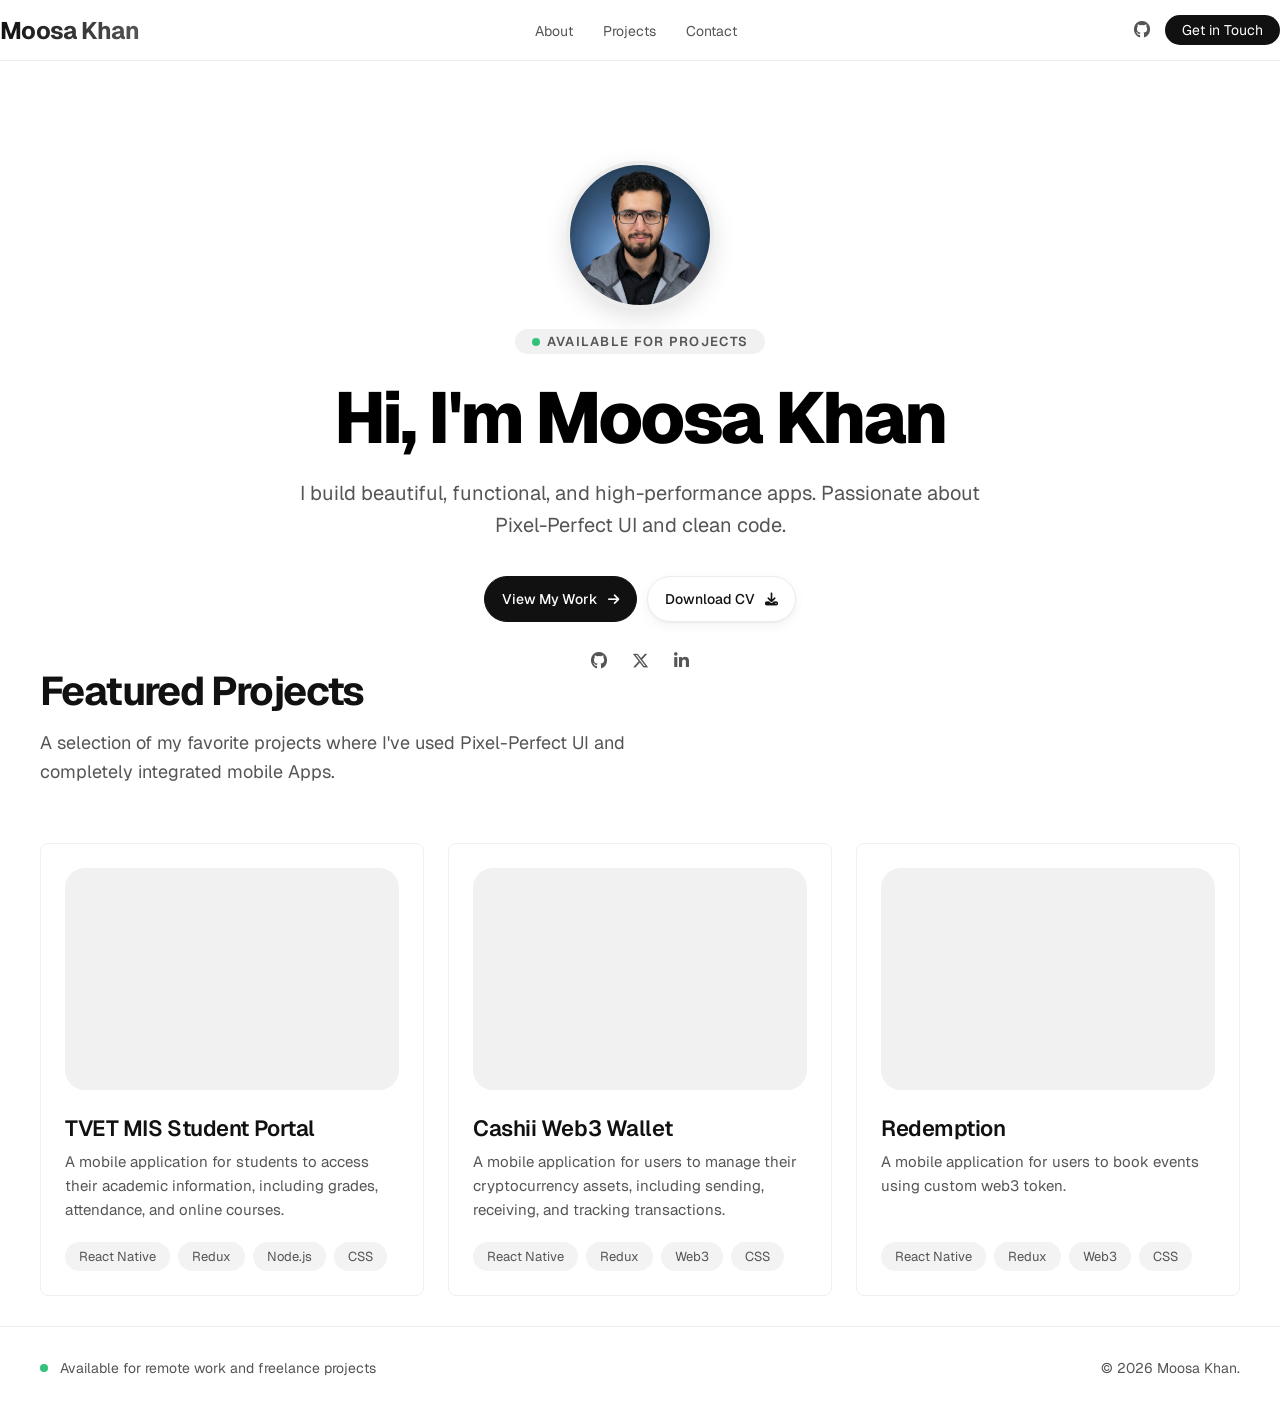
<file: index.html>
<!doctype html>
<html lang="en">
  <head>
    <meta charset="UTF-8" />
    <meta name="viewport" content="width=device-width, initial-scale=1.0" />
    <title>Moosa Khan</title>
    <link rel="preconnect" href="https://fonts.googleapis.com" />
    <link rel="preconnect" href="https://fonts.gstatic.com" crossorigin />
    <link
      href="https://fonts.googleapis.com/css2?family=Geist:wght@400;500;600;700;800&display=swap"
      rel="stylesheet"
    />
    <link
      rel="stylesheet"
      href="https://cdnjs.cloudflare.com/ajax/libs/font-awesome/6.7.2/css/all.min.css"
    />

    <link rel="stylesheet" href="/css/style.css" />
    <link rel="stylesheet" href="/css/navbar.css" />
    <link rel="stylesheet" href="/css/featured.css" />
  </head>
  <body>
    <header class="Portfolio">
      <div class="header-content">
        <a href="#" class="logo">Moosa Khan</a>

        <nav class="nav-inner">
          <ul>
            <li><a href="#about">About</a></li>
            <li><a href="#projects">Projects</a></li>
            <li><a href="#contact">Contact</a></li>
          </ul>
        </nav>
        <div class="socials-container">
          <a href="https://github.com/" target="_blank">
            <i class="fa-brands fa-github" style="color: #555555;"></i>
          </a>
          <div class="btn-container">
            <a href="contact.html" class="btn-primary">Get in Touch</a>
          </div>
        </div>
      </div>
    </header>
    <section class="hero">
    <div class="image-container">
      <img
        class="profile-image"
        src="/assets/images/MOOSA-IMG-PROF.jpg"
        alt="Profile Image"
      />
    </div>
    <span class="status-pill">
        <span class="status-dot"></span>
        AVAILABLE FOR PROJECTS
      </span>
        <h1 class="hero-title">Hi, I'm Moosa Khan</h1>
  <p class="hero-tagline">I build beautiful, functional, and high-performance apps. Passionate about Pixel-Perfect UI and clean code.</p>
    </section>
    <section class="buttons-container">
        <div class="btn-container">
          <a href="#projects" id="view-work-btn" class="btn btn-view">
    View My Work
    <i class="fa-solid fa-arrow-right" id="forward-icon"></i>
  </a>

  <a href="assets/cv/moosa-khan-cv.pdf" id="download-cv-btn" class="btn btn-contact" download>
    Download CV
    <i class="fa-solid fa-download" id="download-icon"></i>
  </a>     
    </div>
        
    </section>
    <div class="social-icons">
        <i class="fa-brands fa-github" style="color: #555555;"></i>
            <i class="fa-brands fa-x-twitter" style="color: #555555;"></i>
            <i class="fa-brands fa-linkedin-in" style="color: #555555;"></i>
        </div>
    </div>
    <section class="featured-projects" id="projects">
  <div class="container">
    <h2 class="section-title">Featured Projects</h2>
    <p class="section-subtitle">
      A selection of my favorite projects where I've used Pixel-Perfect UI and completely integrated mobile Apps.
    </p>

    <div class="projects-grid">
      <article class="project-card">
        <div class="project-card__image">
          <!-- <img src="assets/images/projects/nexus.png" alt="Nexus Analytics dashboard" /> -->
        </div>
        <h3 class="project-card__title">TVET MIS Student Portal</h3>
        <p class="project-card__desc">
            A mobile application for students to access their academic information, including grades, attendance, and online courses.
        </p>
        <ul class="tags">
          <li>React Native</li>
          <li>Redux</li>
          <li>Node.js</li>
          <li>CSS</li>
        </ul>
      </article>
       <article class="project-card">
        <div class="project-card__image">
          <!-- <img src="assets/images/projects/nexus.png" alt="Nexus Analytics dashboard" /> -->
        </div>
        <h3 class="project-card__title">Cashii Web3 Wallet</h3>
        <p class="project-card__desc">
            A mobile application for users to manage their cryptocurrency assets, including sending, receiving, and tracking transactions.
        </p>
        <ul class="tags">
          <li>React Native</li>
          <li>Redux</li>
          <li>Web3</li>
          <li>CSS</li>
        </ul>
      </article>
      <article class="project-card">
        <div class="project-card__image">
          <!-- <img src="assets/images/projects/nexus.png" alt="Nexus Analytics dashboard" /> -->
        </div>
        <h3 class="project-card__title">Redemption</h3>
        <p class="project-card__desc">
            A mobile application for users to book events using custom web3 token.
        </p>
        <ul class="tags">
          <li>React Native</li>
          <li>Redux</li>
          <li>Web3</li>
          <li>CSS</li>
        </ul>
      </article>
    </div>
  </div>
</section>
<footer class="footer">
  <div class="container footer__inner">
    <span class="footer__status">
      <span class="status-dot"></span>
      Available for remote work and freelance projects
    </span>
    <span class="footer__copy">© 2026 Moosa Khan.</span>
  </div>
</footer>
  </body>
</html>
</file>
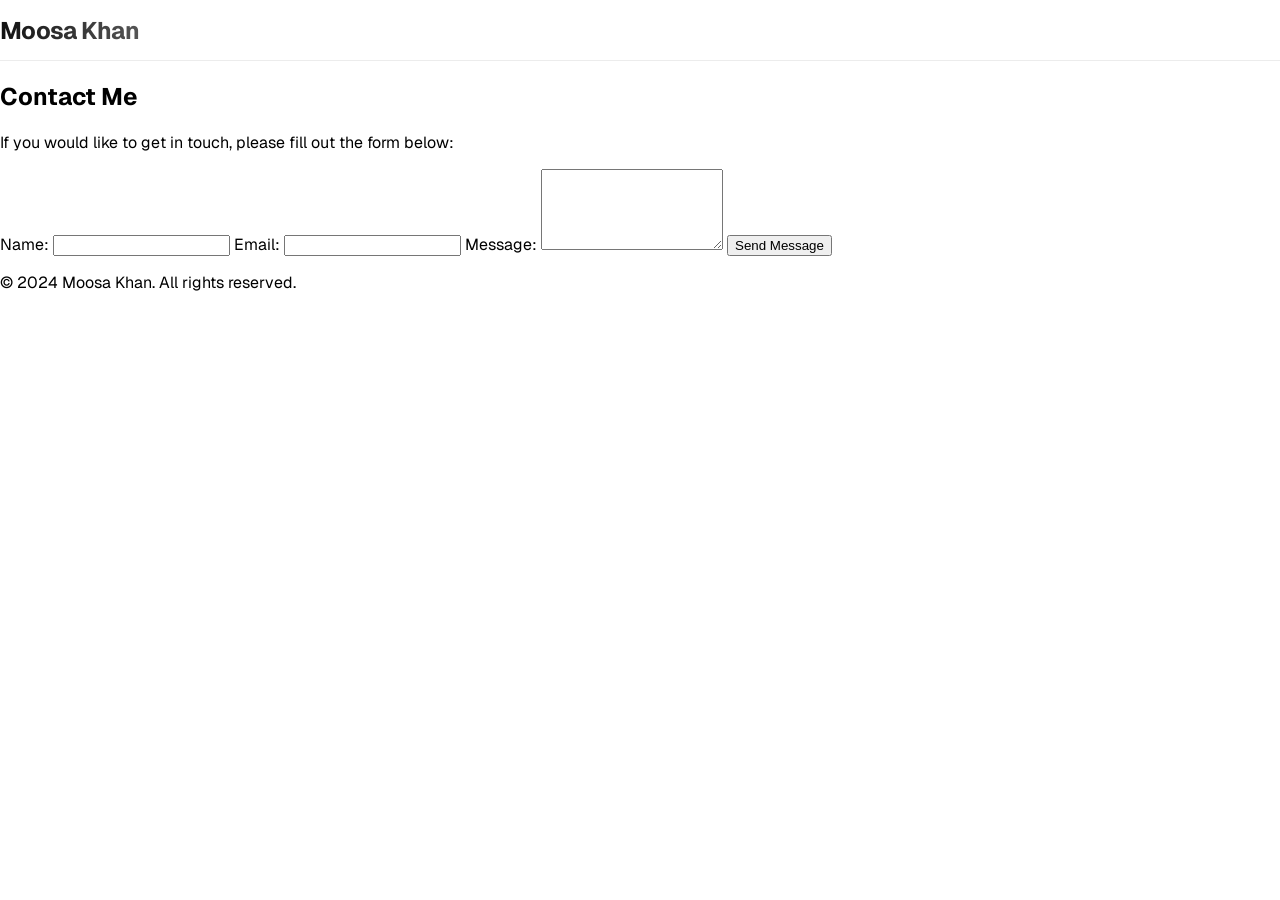
<file: contact.html>
<!doctype html>
<html lang="en">
  <head>
    <meta charset="UTF-8" />
    <meta name="viewport" content="width=, initial-scale=1.0" />
    <title>Contact</title>
    <link rel="preconnect" href="https://fonts.googleapis.com" />
    <link rel="preconnect" href="https://fonts.gstatic.com" crossorigin />
    <link
      href="https://fonts.googleapis.com/css2?family=Geist:wght@400;500;600;700;800&display=swap"
      rel="stylesheet"
    />
    <link rel="stylesheet" href="/css/style.css" />
    <link rel="stylesheet" href="/css/navbar.css" />
  </head>
  <body>
    <header class="Portfolio">
      <div class="header-content">
        <a href="index.html" class="logo">Moosa Khan</a>
      </div>
    </header>

    <main>
      <section id="contact">
        <h1>Contact Me</h1>
        <p>
          If you would like to get in touch, please fill out the form below:
        </p>
        <form action="#" method="post">
          <label for="name">Name:</label>
          <input type="text" id="name" name="name" required />

          <label for="email">Email:</label>
          <input type="email" id="email" name="email" required />

          <label for="message">Message:</label>
          <textarea id="message" name="message" rows="5" required></textarea>

          <button type="submit">Send Message</button>
        </form>
      </section>
    </main>

    <footer>
      <p>&copy; 2024 Moosa Khan. All rights reserved.</p>
    </footer>
  </body>
</html>
</file>
<file: css/style.css>
@keyframes pulse {
  0% {
    box-shadow: 0 0 0 0 rgba(52, 194, 122, 0.5);
  }
  70% {
    box-shadow: 0 0 0 8px rgba(52, 194, 122, 0);
  }
  100% {
    box-shadow: 0 0 0 0 rgba(52, 194, 122, 0);
  }
}
:root {
  --font-sans: "Geist", "Inter", system-ui, sans-serif;
  --color-text: #111;
  --color-muted: #555;
  --color-border: #ececec;
}
body {
  font-family: var(--font-sans);
  -webkit-font-smoothing: antialiased;
  -moz-osx-font-smoothing: grayscale;
  text-rendering: optimizeLegibility;
  margin: 0;
}
.hero {
  display: flex;
  flex-direction: column;
  align-items: center;
  text-align: center;
  padding: 60px 24px 35px;
}

.image-container {
  width: 140px;
  height: 140px;
  border-radius: 50%;
  overflow: hidden;
  box-shadow: 0 8px 24px rgba(0, 0, 0, 0.12);
  border: 4px solid var(--color-border);
  margin: 40px auto 20px;
}

.profile-image {
  width: 100%;
  height: 100%;
  object-fit: cover;
  object-position: center top;
  display: block;
}

.status-pill {
  display: inline-flex;
  align-items: center;
  gap: 3px;
  padding: 4px 17px;
  border-radius: 30px;
  background: #f1f1f1;
  font-size: 13px;
  font-weight: 600;
  letter-spacing: 0.1em;
  color: var(--color-muted);
  margin-bottom: 24px;
}

.status-dot {
  width: 8px;
  height: 8px;
  border-radius: 50%;
  margin-right: 4px;
  background: #34c27a;
  animation: pulse 2s infinite;
}

.hero-title {
  font-size: clamp(2.5rem, 6vw, 4.5rem);
  font-weight: 800;
  letter-spacing: -0.04em;
  line-height: 1.1;
  margin: 0 0 20px;
}

.hero-tagline {
  max-width: 720px;
  font-size: 20px;
  line-height: 1.6;
  color: var(--color-muted);
  margin: 0;
}

.btn {
  display: inline-flex;
  align-items: center;
  gap: 10px;
  padding: 15px 17px;
  border-radius: 30px;
  border: 1px solid transparent;
  font-family: inherit;
  font-size: 14px;
  font-weight: 500;
  line-height: 1;
  text-decoration: none;
  cursor: pointer;
  transition:
    box-shadow 0.2s,
    transform 0.2s;
}

.btn:hover {
  transform: translateY(-1px);
}

.btn-view {
  background: var(--color-text);
  color: #fff;
  border-color: var(--color-text);
}

.btn-contact {
  background: #fff;
  color: #111;
  border-color: #ececec;
  box-shadow:
    0 1px 2px rgba(0, 0, 0, 0.04),
    0 4px 12px rgba(0, 0, 0, 0.05);
}

.btn-contact:hover {
  box-shadow:
    0 2px 4px rgba(0, 0, 0, 0.05),
    0 8px 20px rgba(0, 0, 0, 0.08);
}

.btn i {
  font-size: 13px;
}
.btn-container {
  display: flex;
  gap: 10px;
  justify-content: center;
}
.social-icons {
  display: flex;
  gap: 25px;
  justify-content: center;
  flex-direction: row;
  margin: 30px 0 0;
}

.fa-brands {
  font-size: 17px;
  color: #555555;
}
.fa-brands:hover {
  transform: translateY(-3px);
}
</file>
<file: css/navbar.css>
.Portfolio {
  border-bottom: 1px solid var(--color-border);
  background: #fff;
}

.header-content {
  display: flex;
  align-items: center;
  justify-content: space-between;
  max-width: 1400px;
  height: 60px;
  margin: 0 auto;
}
.logo {
  font-size: 24px;
  font-weight: 700;
  letter-spacing: -0.03em;
  color: var(--color-text);
  text-decoration: none;
  background: linear-gradient(90deg, #111, #555);
  -webkit-background-clip: text;
  -webkit-text-fill-color: transparent;
}
.nav-inner {
  display: flex;
  justify-content: space-between;
  align-items: center;
  height: 70px;
}

.nav-inner ul {
  display: flex;
  align-items: center;
  gap: 30px;
  list-style: none;
  margin: 0;
  padding: 0;
}

.nav-inner a {
  color: var(--color-muted);
  text-decoration: none;
  font-size: 14px;
}

.nav-inner a:hover {
  color: var(--color-text);
  font-weight: bold;
}

.btn-primary {
  display: inline-block;
  background: var(--color-text);
  color: #fff;
  padding: 6px 17px;
  border-radius: 30px;
  text-decoration: none;
  font-size: 14px;
}
.socials-container {
  display: flex;
  align-items: center;
  gap: 15px;
}
.fa-github {
  font-size: 17px;
}
</file>
<file: css/featured.css>
.featured-projects {
  /* padding: 0 10px; */
  margin-bottom: 30px;
}
.container {
  max-width: 1200px;
  margin: 0 auto;
  padding: 0 24px;
}

.projects {
  background: #fafafa;
  padding: 120px 0;
}

.section-title {
  font-size: 40px;
  font-weight: 700;
  letter-spacing: -0.04em;
  line-height: 1.1;
  margin: 0 0 16px;
  color: var(--color-text);
}

.section-subtitle {
  max-width: 640px;
  font-size: 18px;
  line-height: 1.6;
  color: var(--color-muted);
  margin: 0 0 56px;
}

.projects-grid {
  display: grid;
  grid-template-columns: repeat(3, 1fr);
  gap: 24px;
}

.project-card {
  display: flex;
  flex-direction: column;
  background: #fff;
  border: 1px solid #f0f0f0;
  border-radius: 8px;
  padding: 24px;
  transition:
    transform 0.2s,
    box-shadow 0.2s;
}

.project-card:hover {
  transform: translateY(-4px);
  box-shadow: 0 12px 32px rgba(0, 0, 0, 0.06);
}

.project-card__image {
  aspect-ratio: 3 / 2;
  border-radius: 20px;
  overflow: hidden;
  background: #f1f1f1;
  margin-bottom: 24px;
}

.project-card__image img {
  width: 100%;
  height: 100%;
  object-fit: cover;
  display: block;
}

.project-card__title {
  font-size: 22px;
  font-weight: 600;
  letter-spacing: -0.02em;
  margin: 0 0 8px;
  color: var(--color-text);
}

.project-card__desc {
  font-size: 15px;
  line-height: 1.6;
  color: var(--color-muted);
  margin: 0 0 20px;
}

.tags {
  display: flex;
  flex-wrap: wrap;
  gap: 8px;
  list-style: none;
  margin: auto 0 0; /* pushes tags to the bottom so cards align */
  padding: 0;
}

.tags li {
  font-family: inherit; /* prevents the serif fallback seen in the screenshot */
  font-size: 13px;
  color: var(--color-muted);
  background: #f3f3f3;
  padding: 6px 14px;
  border-radius: 999px;
}

/* Footer */
.footer {
  border-top: 1px solid var(--color-border);
  padding: 32px 0;
  font-size: 14px;
  color: var(--color-muted);
}

.footer__inner {
  display: flex;
  justify-content: space-between;
  align-items: center;
}

.footer__status {
  display: inline-flex;
  align-items: center;
  gap: 8px;
}

/* Responsive */
@media (max-width: 960px) {
  .projects-grid {
    grid-template-columns: repeat(2, 1fr);
  }
}

@media (max-width: 640px) {
  .projects {
    padding: 80px 0;
  }
  .projects-grid {
    grid-template-columns: 1fr;
  }
  .footer__inner {
    flex-direction: column;
    gap: 12px;
    text-align: center;
  }
}
</file>
